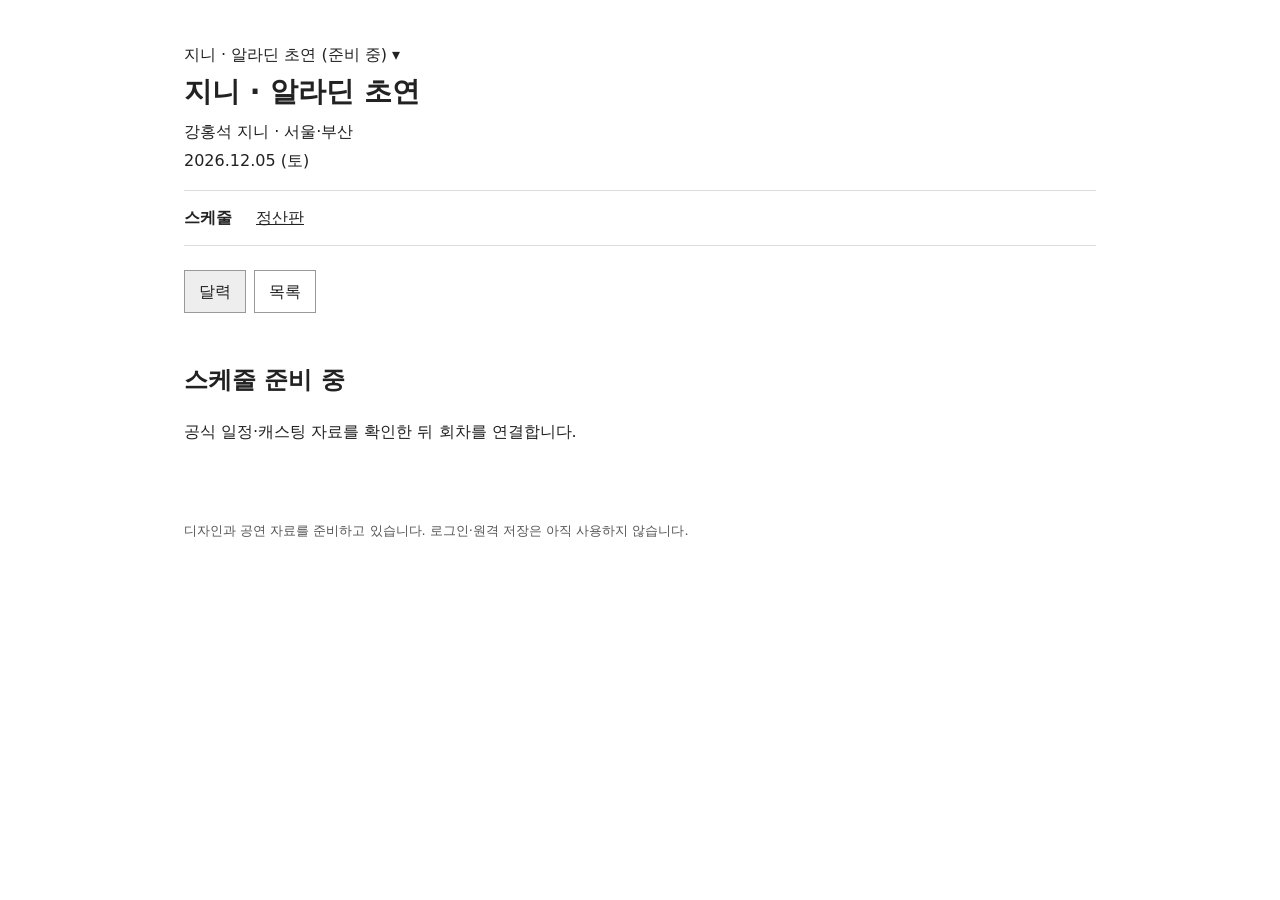
<file: aladdin/index.html>
<!doctype html>
<html lang="ko">
<head>
  <meta charset="utf-8">
  <meta name="viewport" content="width=device-width,initial-scale=1">
  <meta name="robots" content="noindex,nofollow">
  <meta http-equiv="Content-Security-Policy" content="default-src 'self'; base-uri 'self'; object-src 'none'; form-action 'none'; script-src 'self'; style-src 'self' 'unsafe-inline'; connect-src 'none'; img-src 'self' data: blob:; font-src 'self'; worker-src 'none'">
  <base href="/">
  <title>지니 · 알라딘 초연 · 스케줄 준비</title>
  <link rel="icon" href="assets/common/icon-192.png">
  <link rel="stylesheet" href="themes/aladdin-2024-2025-1st-genie/shared/base.css">
</head>
<body>
  <div class="np-shell">
    <header class="np-mast" id="mast">
      <button id="loginBtn" type="button" disabled hidden>로그인</button>
      <h1 class="np-wordmark">지니 · 알라딘 초연</h1>
      <p>강홍석 지니 · 서울·부산</p>
      <p id="todayStamp"></p>
    </header>
    <nav class="np-nav" aria-label="주 메뉴">
      <span aria-current="page">스케줄</span>
      <a href="aladdin/settlement.html">정산판</a>
    </nav>
    <main class="np-main" id="wrap"></main>
    <footer class="np-foot">디자인과 공연 자료를 준비하고 있습니다. 로그인·원격 저장은 아직 사용하지 않습니다.</footer>
  </div>
  <div class="np-sheet-wrap" id="sheet" hidden>
    <div id="sheetBack"></div>
    <div id="sheetBody" role="dialog" aria-modal="true" aria-label="회차 상세"></div>
  </div>
  <script src="production-loader.js" data-page="schedule" data-production="aladdin-2024-2025-1st"></script>
</body>
</html>
</file>
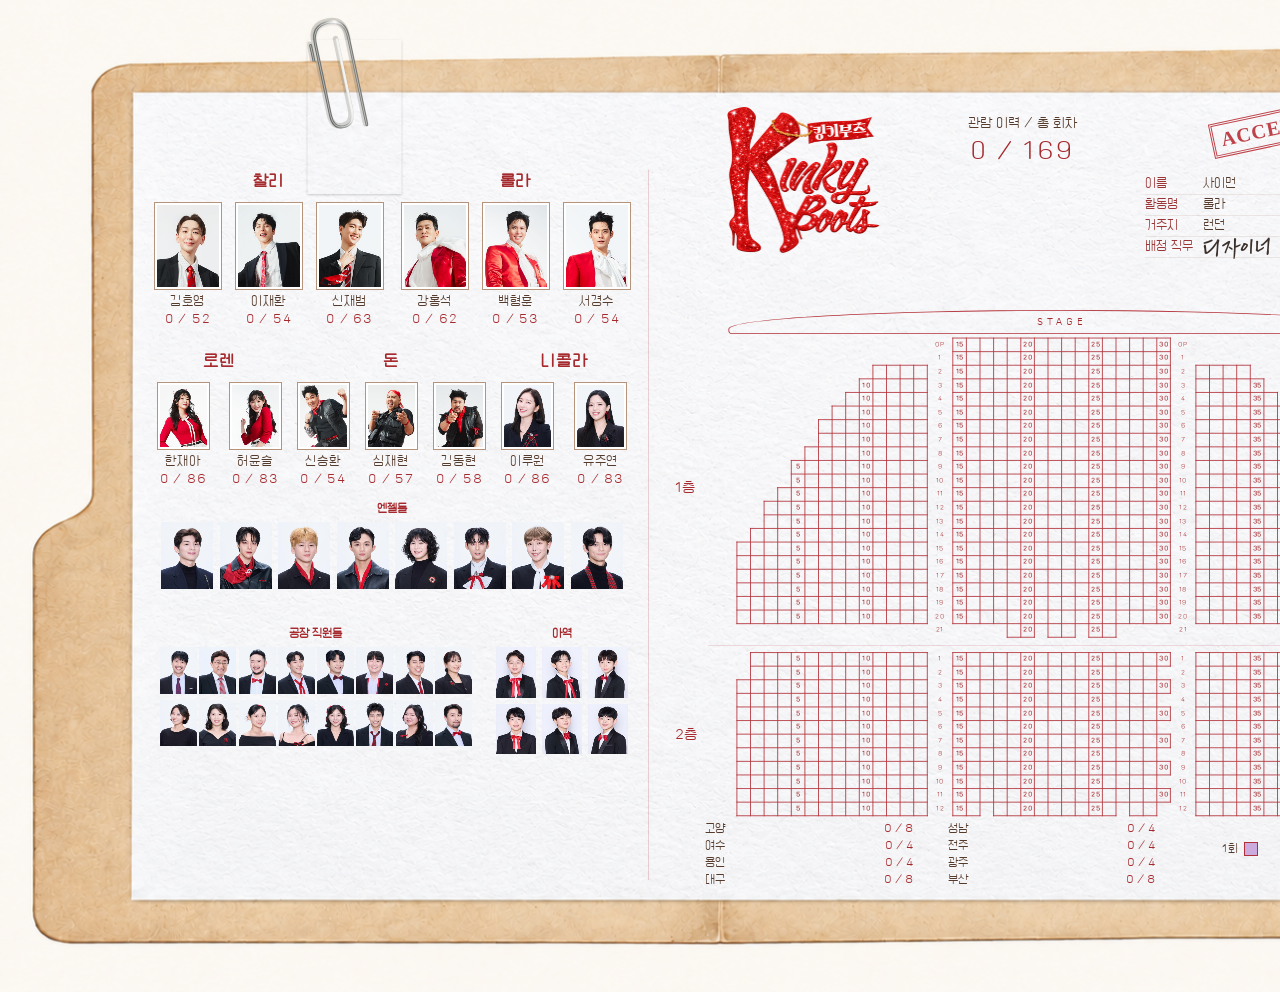
<file: settlement-export.html>
<!doctype html>
<html lang="ko">
<head>
<meta charset="utf-8">
<title>킹키부츠 · 2025–2026 7연 정산판 미리보기</title>
<link id="settlementExportThemeFonts" rel="stylesheet">
<link id="settlementExportThemeStylesheet" rel="stylesheet">
</head>
<body>
<main id="board">
  <img class="backdrop" alt="흰 종이를 담은 갈색 이력서 파일">
    <div class="resume-clip" aria-hidden="true">
    <img class="resume-clip-loop" src="themes/kinky-boots-2025-2026-7th-lola/assets/settlement/kinky-clip-inner-loop.svg" alt="">
  </div>
  <header class="kb-export-header">
    <img class="resume-logo" src="themes/kinky-boots-2025-2026-7th-lola/assets/settlement/kinky-title-red-glitter.png" alt="킹키부츠">
    <div class="text subtitle">2025–2026 7연 정산판</div>
    <div class="text venue">서울 · 샤롯데씨어터</div>
    <div class="text tally">관람 이력 / 총 회차<div class="value" id="total"></div></div>
    <div id="regional-stats" aria-label="지방 공연 관람 횟수와 총 회차"></div>
    <div class="resume-photo">
      <img src="themes/kinky-boots-2025-2026-7th-lola/assets/settlement/kinky-id-photo.jpg" alt="롤라 증명사진">
    </div>
    <span class="accepted-stamp">ACCEPTED</span>
    <dl class="resume-details"><div><dt>이름</dt><dd>사이먼</dd></div><div><dt>활동명</dt><dd>롤라</dd></div><div><dt>거주지</dt><dd>런던</dd></div><div><dt>배정 직무</dt><dd class="designer-handwriting">디자이너</dd></div></dl>
  </header>
  <div id="cast"></div>
  <section class="pair-box" id="pair-box" aria-label="페어 조합 최대 4개" hidden>
    <h2>페어 조합</h2>
    <div class="pair-list" id="pair-list"></div>
  </section>
  <i class="separator" aria-hidden="true"></i>
  <section class="seat-panel" aria-label="좌석배치도">
    <div class="stage-vector">STAGE</div>
    <div class="seat-floors" id="seat-floors"></div>
  </section>
  <div class="legend" aria-label="관람 횟수별 지정 색상">
    <label>1회<span class="check" data-level="1"></span></label>
    <label>2회<span class="check" data-level="2"></span></label>
    <label>3회<span class="check" data-level="3"></span></label>
    <label>4회<span class="check" data-level="4"></span></label>
  </div>
</main>
<script src="assets/common/html2canvas-1.4.1.min.js"></script>
<script src="productions/kinky-boots-2025-2026-7th/data/schedule.js"></script>
<script src="productions/kinky-boots-2025-2026-7th/data/seat-map.js"></script>
<script src="data.js"></script>
<script src="theme-registry.js?v=kinky-resume-v7"></script>
<script src="seat-lines.js"></script>
<script src="themes/kinky-boots-2025-2026-7th-lola/assets/settlement/portrait-crops.js"></script>
<script src="settlement-export.js?v=kinky-resume-v12"></script>
</body>
</html>
</file>
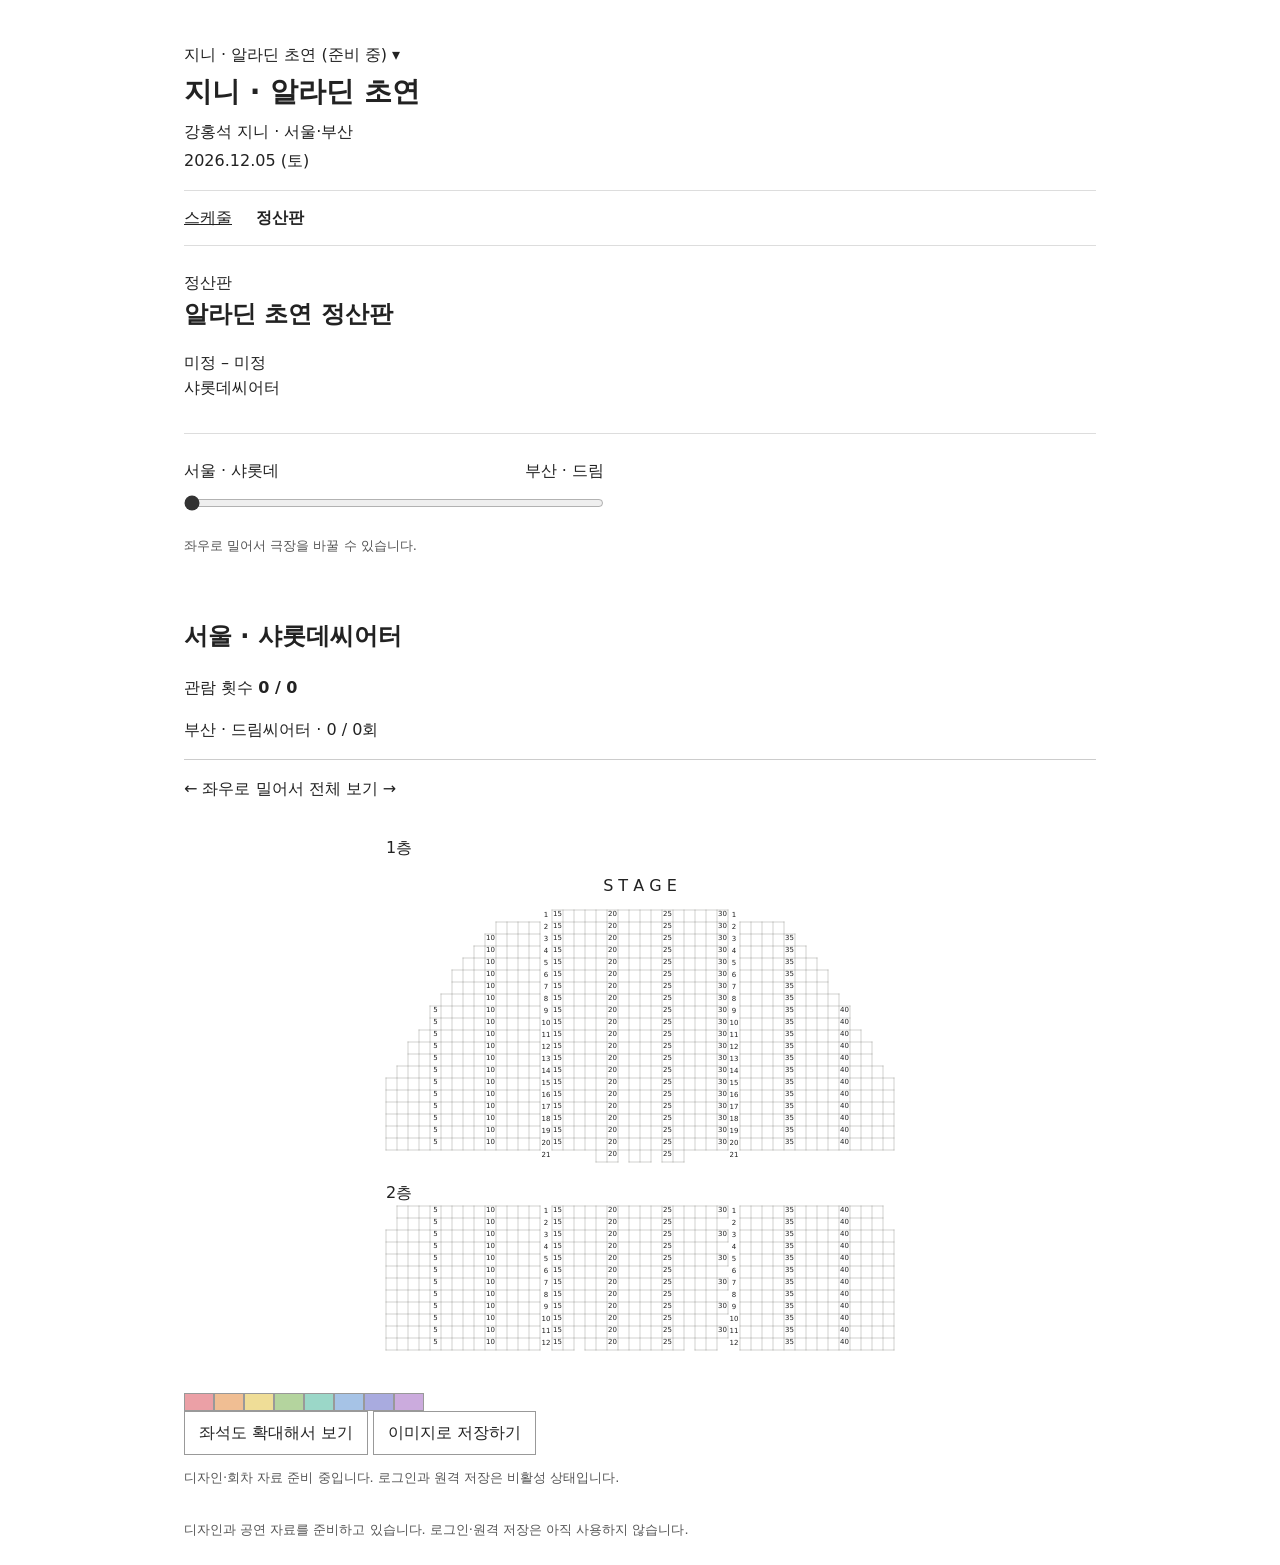
<file: aladdin/settlement.html>
<!doctype html>
<html lang="ko">
<head>
  <meta charset="utf-8">
  <meta name="viewport" content="width=device-width,initial-scale=1">
  <meta name="robots" content="noindex,nofollow">
  <meta http-equiv="Content-Security-Policy" content="default-src 'self'; base-uri 'self'; object-src 'none'; form-action 'none'; script-src 'self'; style-src 'self' 'unsafe-inline'; connect-src 'none'; img-src 'self' data: blob:; font-src 'self'; worker-src 'none'">
  <base href="/">
  <title>지니 · 알라딘 초연 · 정산판 준비</title>
  <link rel="icon" href="assets/common/icon-192.png">
  <link rel="stylesheet" href="themes/aladdin-2024-2025-1st-genie/shared/base.css">
</head>
<body>
  <div class="np-shell">
    <header class="np-mast" id="mast">
      <button id="loginBtn" type="button" disabled hidden>로그인</button>
      <h1 class="np-wordmark">지니 · 알라딘 초연</h1>
      <p>강홍석 지니 · 서울·부산</p>
      <p id="todayStamp"></p>
    </header>
    <nav class="np-nav" aria-label="주 메뉴">
      <a href="aladdin/index.html">스케줄</a>
      <span aria-current="page">정산판</span>
    </nav>
    <main class="np-main" id="wrap"></main>
    <footer class="np-foot">디자인과 공연 자료를 준비하고 있습니다. 로그인·원격 저장은 아직 사용하지 않습니다.</footer>
  </div>
  <dialog id="mapOverview" class="map-overview">
    <button type="button" class="js-map-zoom-out" aria-label="축소">−</button>
    <span class="map-overview-zoom" aria-live="polite">100%</span>
    <button type="button" class="js-map-zoom-in" aria-label="확대">＋</button>
    <button type="button" class="js-map-overview-close">닫기</button>
    <div class="map-overview-stage"><div class="map-overview-content"></div></div>
  </dialog>
  <dialog id="savePreview">
    <img id="savePreviewImage" alt="정산판 PNG 미리보기">
    <button type="button" class="js-save-later">닫기</button>
    <button type="button" class="js-save-confirm">저장</button>
  </dialog>
  <script src="seat-lines.js"></script>
  <script src="production-loader.js" data-page="settlement" data-production="aladdin-2024-2025-1st"></script>
</body>
</html>
</file>
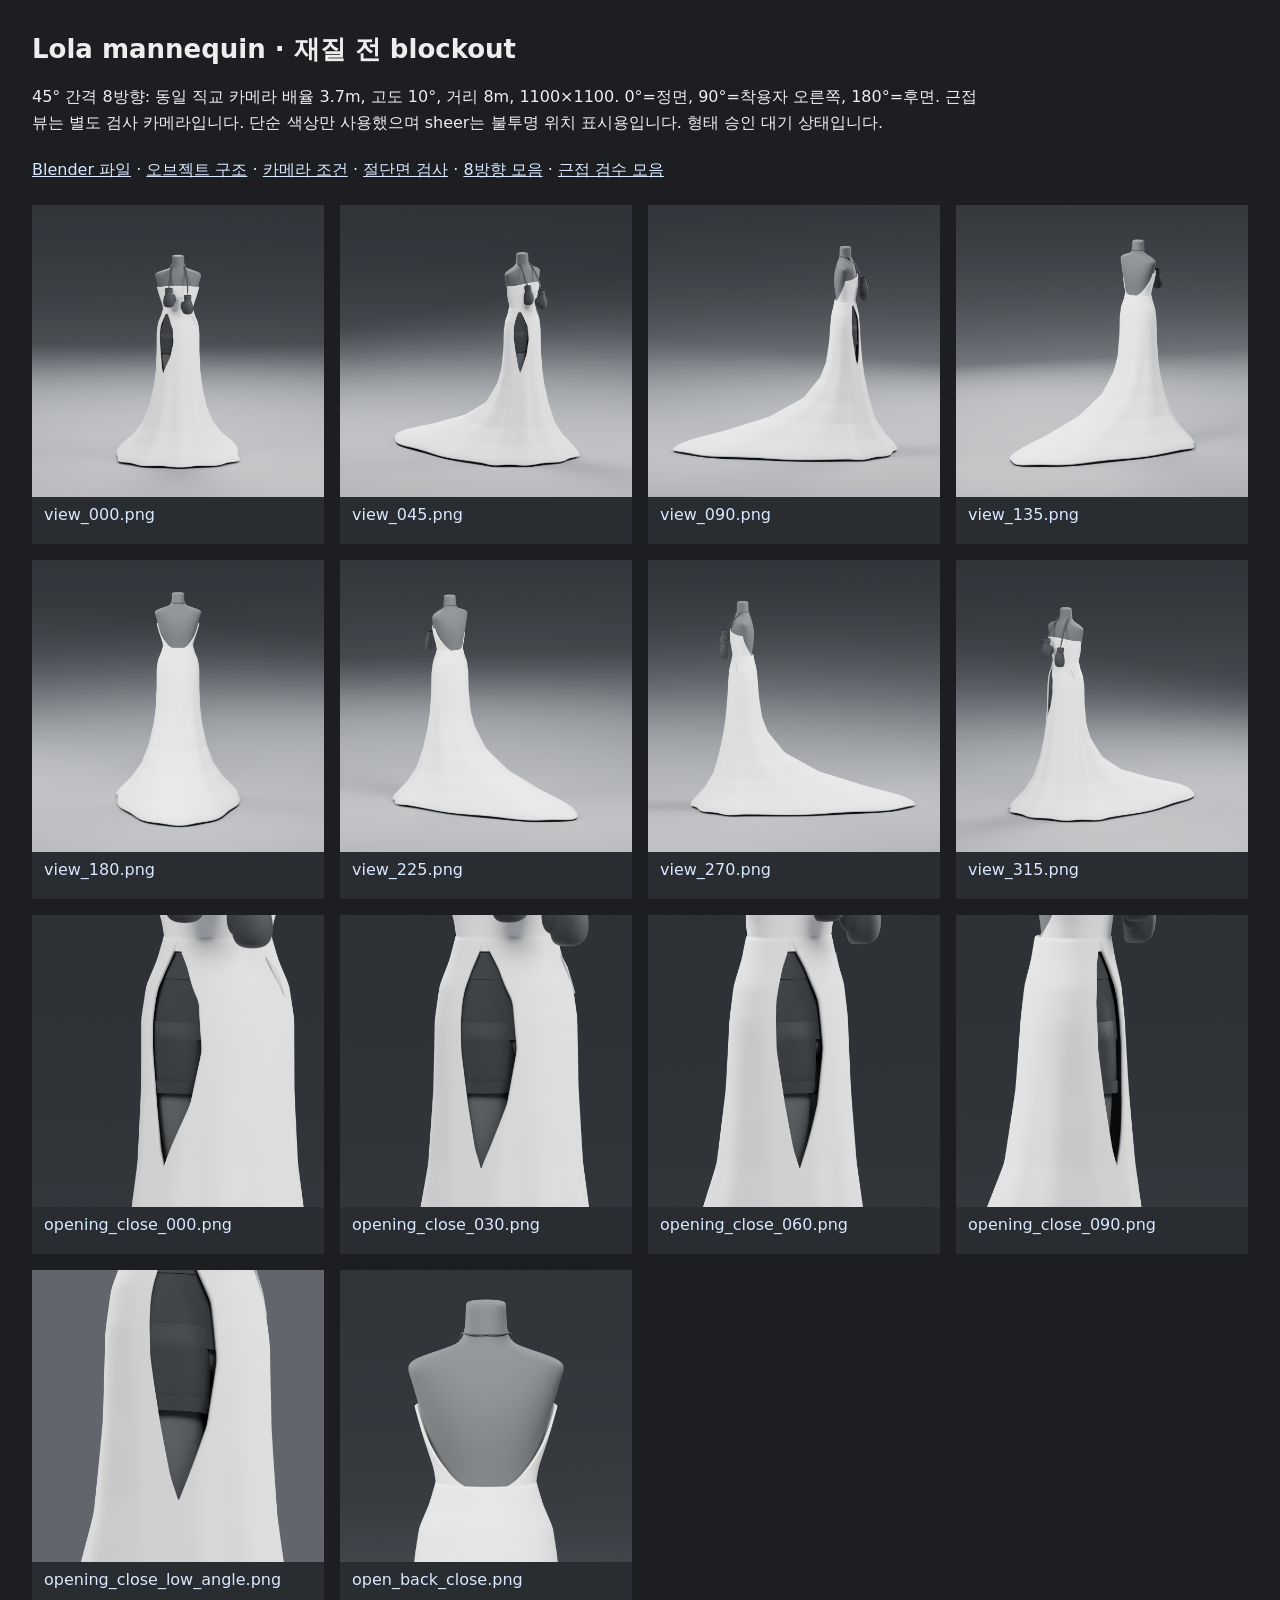
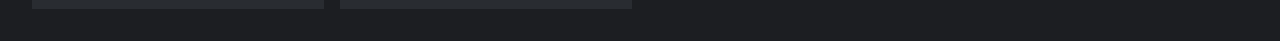
<file: output/lola-blockout-20260923-01/review.html>
<!doctype html><html lang="ko"><meta charset="utf-8"><meta name="viewport" content="width=device-width,initial-scale=1">
<title>Lola mannequin - blockout inspection</title>
<style>body{margin:32px;background:#1c1e22;color:#eee;font:16px system-ui}h1{font-size:26px}p{max-width:950px;line-height:1.6}a{color:#d9e8ff}.grid{display:grid;grid-template-columns:repeat(auto-fit,minmax(280px,1fr));gap:16px}.grid a{background:#292c31;text-decoration:none;padding-bottom:12px}.grid img{width:100%;display:block}.grid span{display:block;padding:8px 12px}nav{margin:24px 0}</style>
<h1>Lola mannequin · 재질 전 blockout</h1>
<p>45° 간격 8방향: 동일 직교 카메라 배율 3.7m, 고도 10°, 거리 8m, 1100×1100. 0°=정면, 90°=착용자 오른쪽, 180°=후면. 근접뷰는 별도 검사 카메라입니다. 단순 색상만 사용했으며 sheer는 불투명 위치 표시용입니다. 형태 승인 대기 상태입니다.</p>
<nav><a href="lola-blockout.blend">Blender 파일</a> · <a href="object_manifest.json">오브젝트 구조</a> · <a href="camera_manifest.json">카메라 조건</a> · <a href="geometry_inspection.json">절단면 검사</a> · <a href="eight-view-contact-sheet.png">8방향 모음</a> · <a href="inspection-contact-sheet.png">근접 검수 모음</a></nav>
<div class="grid"><a href="view_000.png"><img src="view_000.png" loading="lazy"><span>view_000.png</span></a>
<a href="view_045.png"><img src="view_045.png" loading="lazy"><span>view_045.png</span></a>
<a href="view_090.png"><img src="view_090.png" loading="lazy"><span>view_090.png</span></a>
<a href="view_135.png"><img src="view_135.png" loading="lazy"><span>view_135.png</span></a>
<a href="view_180.png"><img src="view_180.png" loading="lazy"><span>view_180.png</span></a>
<a href="view_225.png"><img src="view_225.png" loading="lazy"><span>view_225.png</span></a>
<a href="view_270.png"><img src="view_270.png" loading="lazy"><span>view_270.png</span></a>
<a href="view_315.png"><img src="view_315.png" loading="lazy"><span>view_315.png</span></a>
<a href="opening_close_000.png"><img src="opening_close_000.png" loading="lazy"><span>opening_close_000.png</span></a>
<a href="opening_close_030.png"><img src="opening_close_030.png" loading="lazy"><span>opening_close_030.png</span></a>
<a href="opening_close_060.png"><img src="opening_close_060.png" loading="lazy"><span>opening_close_060.png</span></a>
<a href="opening_close_090.png"><img src="opening_close_090.png" loading="lazy"><span>opening_close_090.png</span></a>
<a href="opening_close_low_angle.png"><img src="opening_close_low_angle.png" loading="lazy"><span>opening_close_low_angle.png</span></a>
<a href="open_back_close.png"><img src="open_back_close.png" loading="lazy"><span>open_back_close.png</span></a></div></html>
</file>
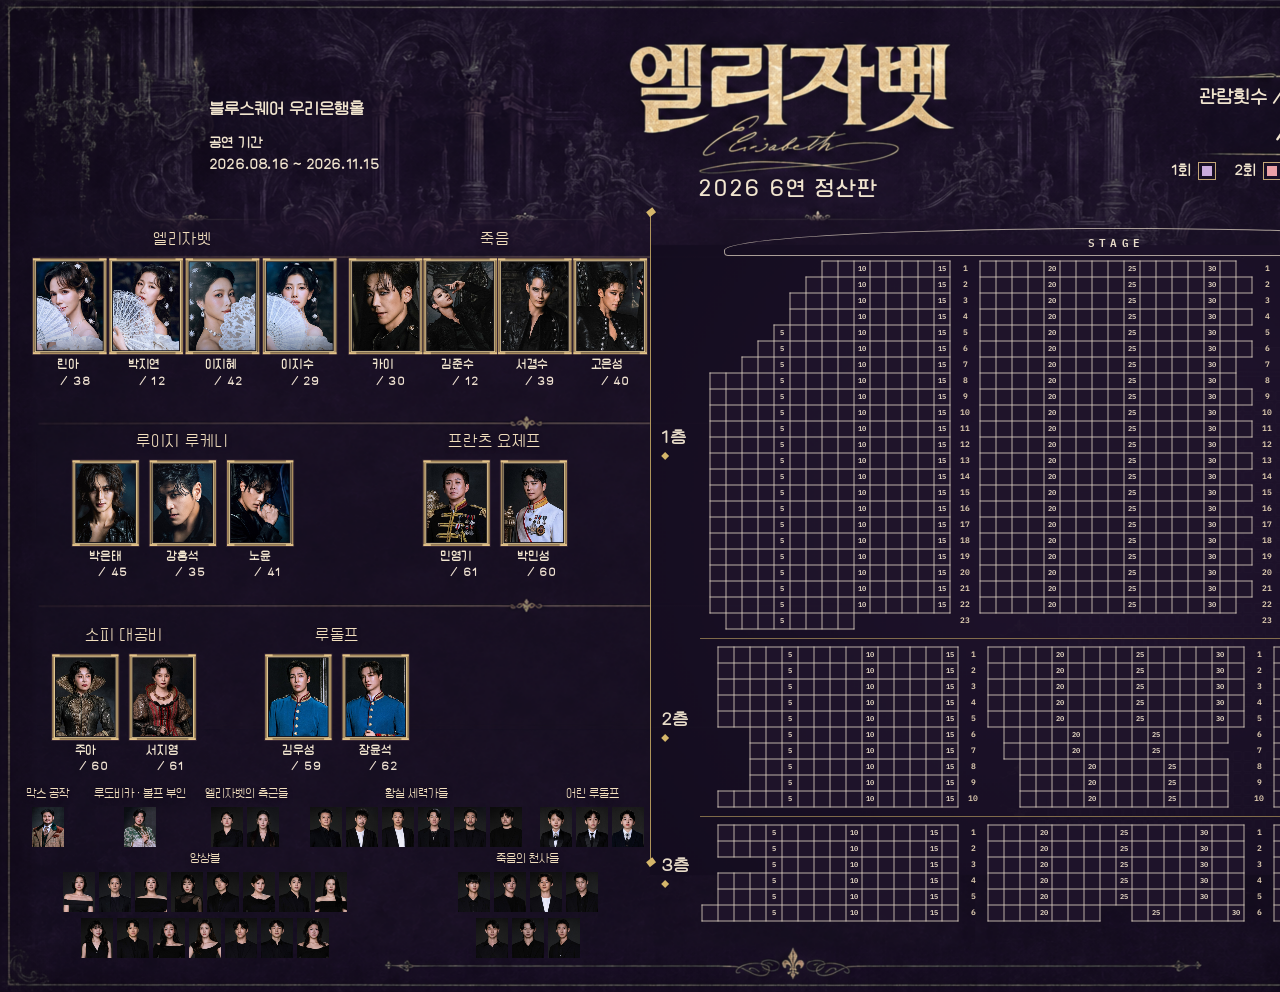
<file: themes/elisabeth-2026-6th-lucheni/settlement/export.html>
<!doctype html>
<html lang="ko">
<head>
<meta charset="utf-8">
<base href="../../../">
<title>엘리자벳 · 2026 6연 정산판 미리보기</title>
<link id="settlementExportThemeFonts" rel="stylesheet">
<link id="settlementExportThemeStylesheet" rel="stylesheet">
</head>
<body>
<main id="board">
  <img class="backdrop" alt="엘리자벳 궁전 배경과 금색 테두리">
  <div class="text subtitle">2026 6연 정산판</div>
  <div class="text venue">블루스퀘어 우리은행홀<div class="period">공연 기간<br>2026.08.16 ~ 2026.11.15</div></div>
  <div class="text tally">관람횟수 / 총 공연 횟수<div class="value" id="total"></div></div>
  <div id="cast"></div>
  <section class="pair-box" id="pair-box" aria-label="페어 조합 최대 4개" hidden>
    <h2>페어 조합</h2>
    <div class="pair-list" id="pair-list"></div>
  </section>
  <i class="separator" aria-hidden="true"></i>
  <section class="seat-panel" aria-label="좌석배치도">
    <div class="stage-vector">STAGE</div>
    <div class="seat-floors" id="seat-floors"></div>
  </section>
  <div class="legend" aria-label="관람 횟수별 지정 색상">
    <label>1회<span class="check" data-level="1"></span></label>
    <label>2회<span class="check" data-level="2"></span></label>
    <label>3회<span class="check" data-level="3"></span></label>
    <label>4회<span class="check" data-level="4"></span></label>
  </div>
</main>
<script src="assets/common/html2canvas-1.4.1.min.js"></script>
<script src="productions/elisabeth-2026-6th/data/schedule.js"></script>
<script src="productions/elisabeth-2026-6th/data/seat-map.js"></script>
<script src="data.js"></script>
<script src="theme-registry.js"></script>
<script src="seat-lines.js"></script>
<script src="themes/elisabeth-2026-6th-lucheni/settlement/export.js"></script>
</body>
</html>
</file>
